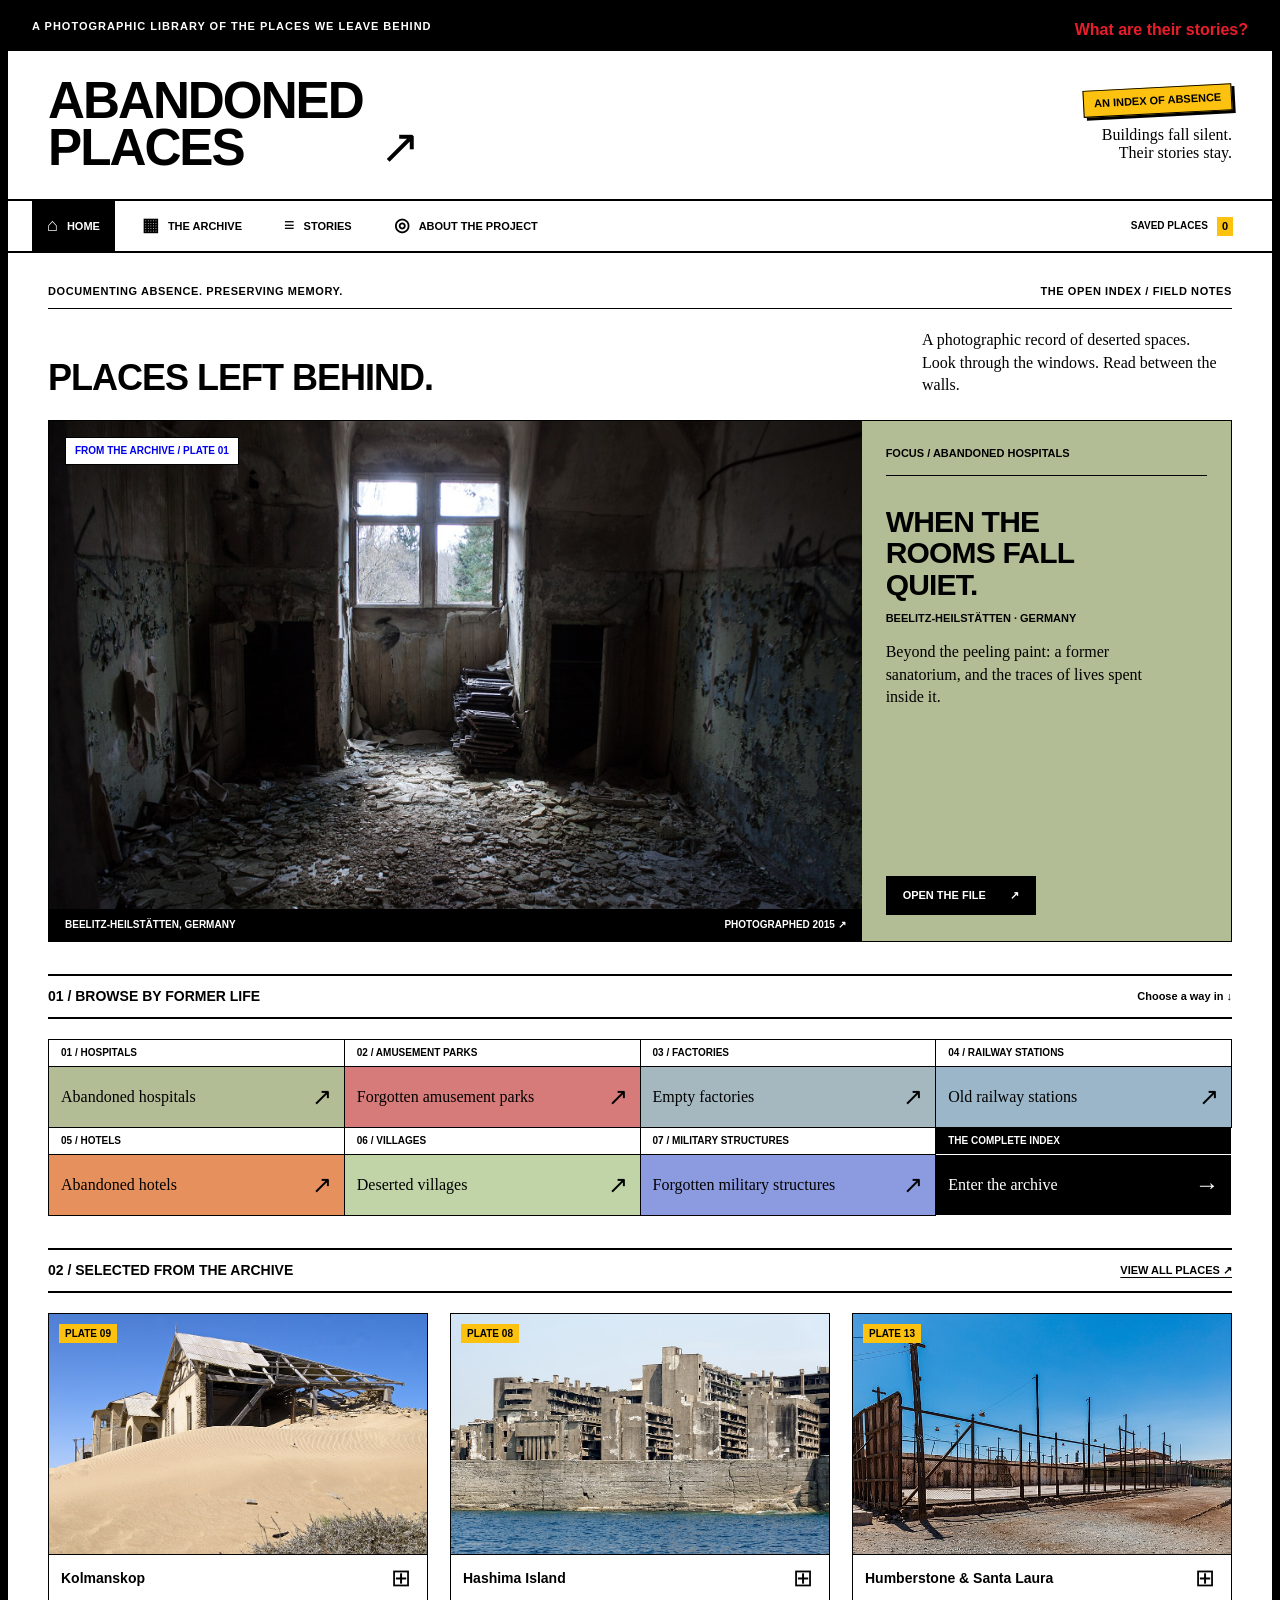
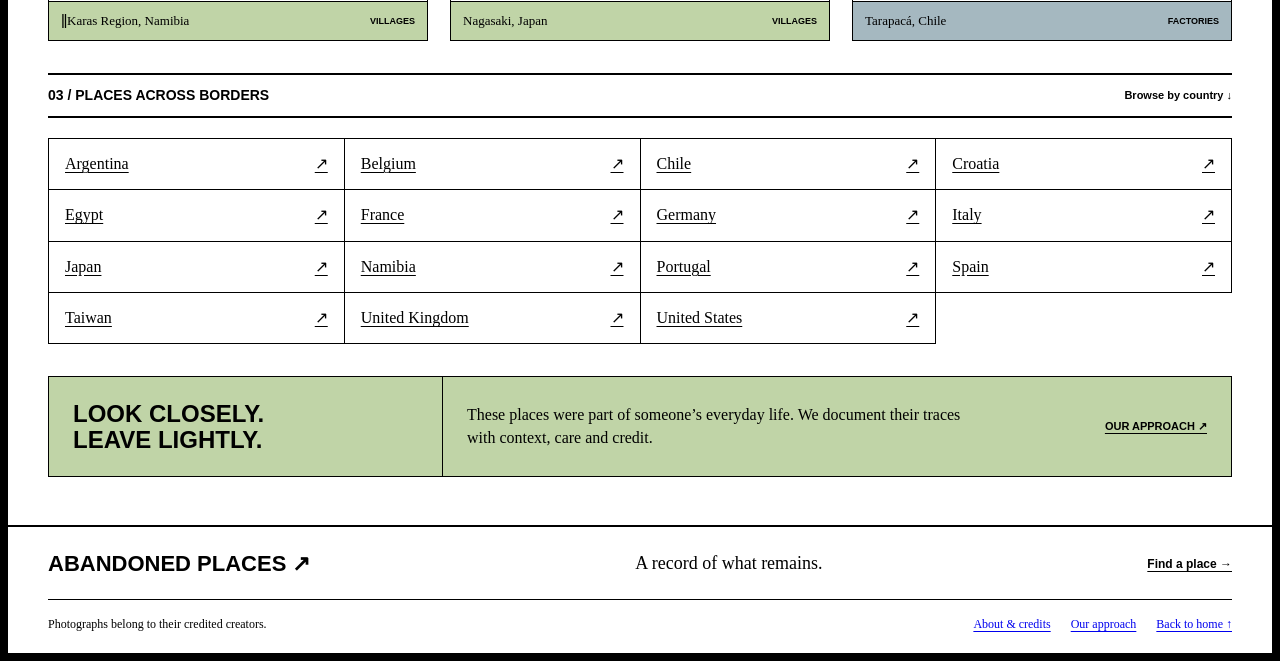
<file: index.html>
<!doctype html>
<html lang="en">
<head>
  <meta charset="utf-8">
  <meta name="viewport" content="width=device-width,initial-scale=1">
  <meta name="theme-color" content="#b3bd95">
  <meta name="description" content="Abandoned Places - a photographic index of the places we leave behind. Explore hospitals, factories, hotels, villages and more.">
  <title>Abandoned Places - A photographic library</title>
  <link rel="stylesheet" href="style.css">
  <script src="photos.js" defer></script>
  <script src="places-extra.js" defer></script>
  <script src="app.js" defer></script>
</head>
<body>
  <a class="skip" href="#content">Skip to content</a>
  <div class="page-frame">
    <div class="top-banner"><span>A PHOTOGRAPHIC LIBRARY OF THE PLACES WE LEAVE BEHIND</span><span class="callout">What are their stories?</span></div>
    <header>
      <a class="wordmark" href="#/" aria-label="Abandoned Places home">ABANDONED<br>PLACES<span class="wordmark-cross" aria-hidden="true">↗</span></a>
      <div class="header-right"><span class="sticker">AN INDEX OF ABSENCE</span><p>Buildings fall silent.<br>Their stories stay.</p></div>
    </header>
    <nav class="main-nav" aria-label="Main navigation">
      <a href="#/" data-nav="home"><span aria-hidden="true">⌂</span> HOME</a>
      <a href="#/archive" data-nav="archive"><span aria-hidden="true">▦</span> THE ARCHIVE</a>
      <a href="#/stories" data-nav="stories"><span aria-hidden="true">≡</span> STORIES</a>
      <a href="#/about" data-nav="about"><span aria-hidden="true">◎</span> ABOUT THE PROJECT</a>
      <a class="saved-nav" href="#/archive?saved=1">SAVED PLACES <span id="saved-count">0</span></a>
    </nav>
    <main id="content" tabindex="-1"></main>
    <footer><div class="footer-top"><strong>ABANDONED PLACES ↗</strong><span>A record of what remains.</span><a href="#/archive">Find a place →</a></div><div class="footer-bottom"><span>Photographs belong to their credited creators.</span><div><a href="#/about">About & credits</a><a href="#/about/ethics">Our approach</a><a href="#/">Back to home ↑</a></div></div></footer>
  </div>
  <dialog id="viewer" aria-labelledby="viewer-title"><div class="viewer-bar"><strong id="viewer-title"></strong><button id="close-viewer" aria-label="Close photograph">CLOSE ×</button></div><img id="viewer-image" alt=""><div class="viewer-bottom"><button id="prev-photo" aria-label="Previous photograph">← PREVIOUS</button><span id="viewer-caption"></span><button id="next-photo" aria-label="Next photograph">NEXT →</button></div><p id="viewer-credit"></p></dialog>
</body>
</html>
</file>
<file: style.css>
:root {
  --ink: #000000;
  --paper: #ffffff;
  --red: #e91d2a;
  --yellow: #fcc20f;
  --link: #0000ee;
  --olive: #8e8a25;
  --sage: #b3bd95;
  --salmon: #d77a7a;
  --peach: #e6915d;
  --lime: #c0d4a7;
  --sky: #9ab6c8;
  --steel: #a5b8c0;
  --periwinkle: #8c9ae0;
  --display: "Arial Black", Arial, sans-serif;
  --body: "Times New Roman", Times, serif;
  --ui: Helvetica, Arial, sans-serif;
}
* {
  box-sizing: border-box;
}
body {
  margin: 0;
  background: var(--ink);
  color: var(--ink);
  font: 14px/1.4 var(--body);
}
button,
input,
select {
  font: inherit;
  color: inherit;
  border-radius: 0;
}
a {
  color: var(--link);
  text-underline-offset: 3px;
}
button,
a,
input,
select {
  touch-action: manipulation;
}
button {
  cursor: pointer;
}
button:disabled {
  cursor: default;
  opacity: 0.5;
}
:focus-visible {
  outline: 3px solid var(--link);
  outline-offset: 4px;
}
.page-frame {
  background: var(--paper);
  border: 8px solid var(--ink);
  max-width: 1560px;
  margin: auto;
  min-height: 100vh;
}
.top-banner {
  background: var(--ink);
  color: white;
  padding: 12px 24px;
  display: flex;
  justify-content: space-between;
  gap: 16px;
  font: 700 11px/1.2 var(--ui);
  letter-spacing: 1px;
}
.callout {
  color: var(--red);
  font-size: 16px;
  letter-spacing: 0;
}
header {
  padding: 27px 40px 28px;
  display: flex;
  justify-content: space-between;
  align-items: center;
}
.wordmark {
  font: 900 clamp(30px, 4vw, 52px)/0.91 var(--display);
  letter-spacing: -2px;
  color: black;
  text-decoration: none;
  position: relative;
  padding-right: 55px;
}
.wordmark-cross {
  font: 48px/1 var(--ui);
  position: absolute;
  bottom: 0;
  right: 0;
}
.header-right {
  text-align: right;
}
.header-right p {
  font-size: 16px;
  line-height: 1.15;
  margin: 12px 0 0;
}
.sticker {
  display: inline-block;
  background: var(--yellow);
  border: 1px solid black;
  padding: 7px 10px;
  font: 700 11px/1 var(--ui);
  transform: rotate(-3deg);
  box-shadow: 3px 3px 0 black;
}
.main-nav {
  display: flex;
  border-block: 2px solid black;
  padding: 0 24px;
  gap: 12px;
  align-items: stretch;
}
.main-nav > a {
  padding: 14px 15px;
  color: black;
  font: 700 11px/1.2 var(--ui);
  text-decoration: none;
  display: flex;
  align-items: center;
  gap: 9px;
}
.main-nav > a[aria-current="page"] {
  background: black;
  color: white;
}
.main-nav a span:first-child {
  font-size: 18px;
}
.main-nav .saved-nav {
  margin-left: auto;
  font-size: 10px;
}
.saved-nav span {
  background: var(--yellow);
  color: black;
  padding: 3px 5px;
  font-size: 11px !important;
}
main {
  padding: 32px 40px 48px;
  min-height: 500px;
}
.eyebrow,
.meta,
.section-bar,
.label,
.tag,
.button,
.text-link {
  font: 700 11px/1.2 var(--ui);
}
.eyebrow {
  display: flex;
  justify-content: space-between;
  border-bottom: 1px solid;
  padding-bottom: 10px;
  letter-spacing: 0.6px;
}
.intro {
  display: flex;
  align-items: end;
  justify-content: space-between;
  gap: 32px;
  margin: 20px 0 24px;
}
.intro h1 {
  font: 900 36px/1 var(--display);
  margin: 0;
  max-width: 650px;
  letter-spacing: -1px;
}
.intro p {
  font-size: 16px;
  max-width: 310px;
  margin: 0;
}
.feature {
  display: grid;
  grid-template-columns: minmax(0, 2.2fr) minmax(240px, 1fr);
  border: 1px solid black;
}
.feature-photo {
  margin: 0;
  position: relative;
  min-width: 0;
  background: black;
}
.feature-photo > a {
  display: block;
  height: 100%;
}
.feature-photo img {
  display: block;
  width: 100%;
  height: 100%;
  min-height: 360px;
  max-height: 520px;
  object-fit: cover;
}
.plate-label {
  position: absolute;
  left: 16px;
  top: 16px;
  padding: 7px 9px;
  background: white;
  border: 1px solid black;
  font: 700 10px/1.2 var(--ui);
}
.photo-bottom {
  position: absolute;
  bottom: 0;
  left: 0;
  right: 0;
  display: flex;
  justify-content: space-between;
  background: black;
  color: white;
  padding: 10px 16px;
  font: 700 10px/1.2 var(--ui);
}
.feature-copy {
  background: var(--sage);
  padding: 26px 24px;
  display: flex;
  flex-direction: column;
  align-items: start;
  position: relative;
}
.feature-copy .tag {
  border-bottom: 1px solid;
  width: 100%;
  padding-bottom: 14px;
}
.feature-copy h2 {
  font: 900 30px/1.05 var(--display);
  letter-spacing: -0.8px;
  margin: 30px 0 12px;
}
.feature-copy p {
  font-size: 16px;
  max-width: 290px;
  margin: 16px 0;
}
.feature-copy .button {
  margin-top: auto;
}
.button {
  background: black;
  color: white;
  border: 1px solid black;
  padding: 12px 16px;
  text-decoration: none;
  display: inline-flex;
  gap: 24px;
  align-items: center;
  font-size: 11px;
}
.button.white {
  background: white;
  color: black;
}
.section-bar {
  display: flex;
  justify-content: space-between;
  align-items: center;
  border-block: 2px solid;
  padding: 12px 0;
  margin: 32px 0 20px;
  gap: 16px;
}
.section-bar h2 {
  font: 700 14px/1.2 var(--ui);
  margin: 0;
}
.text-link {
  color: black;
  text-decoration: underline;
}
.category-index {
  display: grid;
  grid-template-columns: repeat(4, 1fr);
  border-top: 1px solid;
  border-left: 1px solid;
}
.category-row {
  border-right: 1px solid;
  border-bottom: 1px solid;
  text-decoration: none;
  color: black;
  min-height: 88px;
  display: flex;
  flex-direction: column;
}
.category-row .category-title {
  background: white;
  border-bottom: 1px solid;
  padding: 7px 12px;
  font: 700 10px/1.2 var(--ui);
}
.category-row .category-body {
  padding: 10px 12px;
  display: flex;
  justify-content: space-between;
  align-items: center;
  flex: 1;
  gap: 10px;
  font-size: 16px;
}
.category-row .category-body span:last-child {
  font: 24px/1 var(--ui);
}
.category-row:last-child {
  background: black;
  color: white;
}
.category-row:last-child .category-title {
  background: black;
  color: white;
  border-color: white;
}
.places-grid {
  display: grid;
  grid-template-columns: repeat(3, minmax(0, 1fr));
  gap: 28px 22px;
}
.place-card {
  min-width: 0;
}
.card-image {
  display: block;
  position: relative;
  border: 1px solid black;
  background: black;
}
.card-image img {
  width: 100%;
  height: 240px;
  object-fit: cover;
  display: block;
}
.card-index {
  position: absolute;
  top: 10px;
  left: 10px;
  background: var(--yellow);
  padding: 4px 6px;
  font: 700 10px var(--ui);
  color: black;
}
.ribbon-title {
  border: 1px solid black;
  border-top: 0;
  display: flex;
  justify-content: space-between;
  align-items: center;
  padding: 9px 12px;
  background: white;
  gap: 12px;
}
.ribbon-title h3 {
  font: 700 14px/1.2 var(--ui);
  margin: 0;
}
.ribbon-title a {
  color: black;
  text-decoration: none;
}
.save {
  background: white;
  border: 0;
  font: 24px/1 var(--ui);
  padding: 0 3px;
  min-width: 28px;
  min-height: 28px;
}
.save[aria-pressed="true"] {
  background: var(--yellow);
}
.ribbon-body {
  border: 1px solid black;
  border-top: 0;
  padding: 10px 12px;
  display: flex;
  justify-content: space-between;
  gap: 10px;
  font-size: 13px;
}
.ribbon-body .label {
  font-size: 9px;
  align-self: center;
}
.field-note {
  margin-top: 32px;
  border: 1px solid black;
  display: grid;
  grid-template-columns: 1fr 2fr;
  background: var(--lime);
}
.field-note h2 {
  font: 900 24px/1.05 var(--display);
  margin: 0;
  padding: 24px;
  border-right: 1px solid;
}
.field-note > div {
  padding: 20px 24px;
  display: flex;
  align-items: center;
  justify-content: space-between;
  gap: 32px;
}
.field-note p {
  margin: 0;
  max-width: 500px;
  font-size: 16px;
}
.page-heading {
  background: var(--olive);
  padding: 24px 20px;
  border: 1px solid black;
  margin: 20px 0;
}
.page-heading h1 {
  font: 900 36px/1 var(--display);
  margin: 0;
}
.page-heading p {
  margin: 10px 0 0;
  font-size: 16px;
}
.archive-layout {
  display: grid;
  grid-template-columns: 200px minmax(0, 1fr);
  gap: 28px;
}
.filters h2 {
  font: 700 12px var(--ui);
  border-block: 1px solid;
  padding: 12px 0;
  margin: 0 0 8px;
}
.filters .filter {
  display: flex;
  align-items: center;
  gap: 8px;
  text-align: left;
  width: 100%;
  background: white;
  border: 0;
  border-bottom: 1px solid black;
  padding: 12px 4px;
  font: 700 10px/1.3 var(--ui);
}
.filter[aria-pressed="true"] {
  background: black;
  color: white;
}
.swatch {
  width: 10px;
  height: 10px;
  border: 1px solid black;
  display: inline-block;
  flex-shrink: 0;
}
.filters p {
  font-size: 13px;
  margin-top: 24px;
}
.searchbar {
  display: flex;
  border: 1px solid black;
  min-height: 42px;
  margin-bottom: 14px;
}
.searchbar input {
  border: 0;
  background: white;
  width: 100%;
  padding: 10px 12px;
  min-width: 0;
  font-size: 16px;
}
.searchbar button {
  border: 0;
  background: black;
  color: white;
  padding: 10px 18px;
  font: 700 11px var(--ui);
}
.results-toolbar {
  display: flex;
  justify-content: space-between;
  gap: 12px;
  align-items: center;
  margin-bottom: 20px;
  flex-wrap: wrap;
}
.results-toolbar select {
  background: white;
  border: 1px solid black;
  font: 12px var(--ui);
  padding: 6px;
}
.view-button {
  padding: 6px 9px;
  background: white;
  border: 1px solid;
  font: 12px var(--ui);
}
.view-button[aria-pressed="true"] {
  background: black;
  color: white;
}
.archive-grid {
  grid-template-columns: repeat(2, minmax(0, 1fr));
}
.archive-grid.list {
  grid-template-columns: 1fr;
}
.archive-grid.list .place-card {
  display: grid;
  grid-template-columns: 220px 1fr;
  grid-template-rows: auto 1fr;
}
.archive-grid.list .card-image {
  grid-row: span 2;
}
.archive-grid.list .card-image img {
  height: 150px;
}
.archive-grid.list .ribbon-title {
  border-top: 1px solid;
  border-left: 0;
}
.archive-grid.list .ribbon-body {
  border-left: 0;
  align-items: start;
}
.empty {
  padding: 40px 20px;
  border: 1px solid;
  background: var(--lime);
  grid-column: 1/-1;
}
.empty h2 {
  font: 900 24px var(--display);
}
.detail-heading {
  display: flex;
  justify-content: space-between;
  align-items: end;
  margin: 24px 0;
  gap: 20px;
}
.detail-heading h1 {
  font: 900 36px/1 var(--display);
  margin: 10px 0;
}
.detail-heading p {
  margin: 0;
  font-size: 16px;
}
.detail-layout {
  display: grid;
  grid-template-columns: minmax(0, 2.5fr) minmax(220px, 1fr);
  gap: 28px;
}
.detail-main-photo {
  background: black;
  border: 1px solid;
  position: relative;
  margin: 0;
}
.detail-main-photo button {
  padding: 0;
  border: 0;
  background: black;
  width: 100%;
  display: block;
}
.detail-main-photo img {
  width: 100%;
  height: 450px;
  object-fit: cover;
  display: block;
}
.detail-main-photo figcaption {
  padding: 10px 12px;
  background: white;
  display: flex;
  justify-content: space-between;
  gap: 16px;
}
.detail-aside {
  border: 1px solid;
  align-self: start;
}
.detail-aside h2 {
  font: 700 12px var(--ui);
  margin: 0;
  padding: 10px 14px;
  border-bottom: 1px solid;
}
.detail-aside dl {
  padding: 0 14px;
  margin: 0;
}
.detail-aside dt {
  font: 700 10px var(--ui);
  margin-top: 16px;
}
.detail-aside dd {
  margin: 4px 0 16px;
  font-size: 16px;
}
.detail-aside > p {
  border-top: 1px solid;
  padding: 14px;
  margin: 0;
}
.detail-tabs {
  display: flex;
  gap: 20px;
  padding: 16px 0;
  border-bottom: 1px solid;
}
.detail-tabs a {
  font: 700 11px var(--ui);
  color: black;
}
.detail-tabs a[aria-current="page"] {
  background: black;
  color: white;
  padding: 6px 10px;
  margin: -6px -10px;
}
.article {
  max-width: 720px;
  padding: 26px 0;
}
.article h2 {
  font: 900 24px/1.05 var(--display);
  margin: 0 0 18px;
}
.article p {
  font-size: 18px;
  line-height: 1.55;
}
.article .lead {
  font-size: 22px;
}
.article .source-note {
  font-size: 13px;
  border-top: 1px solid;
  padding-top: 16px;
}
.photo-grid {
  display: grid;
  grid-template-columns: 1fr 1fr;
  gap: 20px;
  margin: 20px 0;
}
.photo-grid figure {
  margin: 0;
}
.photo-grid button {
  padding: 0;
  width: 100%;
  border: 1px solid;
  background: black;
  display: block;
}
.photo-grid img {
  width: 100%;
  height: 230px;
  object-fit: cover;
  display: block;
}
.photo-grid figcaption {
  font-size: 12px;
  padding-top: 8px;
}
.story-row {
  display: grid;
  grid-template-columns: 70px 1fr 300px;
  gap: 24px;
  border-bottom: 1px solid;
  padding: 24px 0;
  align-items: center;
}
.story-row .story-number {
  font: 900 36px var(--display);
  align-self: start;
}
.story-row h2 {
  font: 900 24px/1.1 var(--display);
  margin: 12px 0;
}
.story-row p {
  font-size: 16px;
  max-width: 500px;
}
.story-row img {
  width: 100%;
  height: 175px;
  object-fit: cover;
  border: 1px solid;
}
.story-row .meta {
  font-size: 10px;
}
.about-layout {
  display: grid;
  grid-template-columns: 1.5fr 1fr;
  gap: 60px;
  margin: 32px 0;
}
.about-layout .article {
  padding: 0;
}
.about-poster {
  background: var(--sage);
  border: 1px solid;
  padding: 28px;
  align-self: start;
}
.about-poster strong {
  font: 900 36px/1.05 var(--display);
  display: block;
  margin: 24px 0;
}
.about-poster p {
  font-size: 18px;
}
.credits {
  border-top: 2px solid;
  margin-top: 32px;
  padding-top: 16px;
}
.credits h2 {
  font: 700 16px var(--ui);
}
.credit-row {
  display: grid;
  grid-template-columns: 1fr 2fr;
  gap: 24px;
  border-top: 1px solid;
  padding: 14px 0;
  overflow-wrap: anywhere;
}
.credit-row p {
  margin: 0;
  font-size: 13px;
}
footer {
  border-top: 2px solid black;
  padding: 24px 40px 20px;
}
.footer-top {
  display: flex;
  justify-content: space-between;
  gap: 24px;
  align-items: center;
}
.footer-top strong {
  font: 900 22px var(--display);
}
.footer-top > span {
  font-size: 18px;
}
.footer-top a {
  font: 700 12px var(--ui);
  color: black;
}
.footer-bottom {
  display: flex;
  justify-content: space-between;
  border-top: 1px solid;
  margin-top: 22px;
  padding-top: 16px;
  font-size: 12px;
  gap: 20px;
}
.footer-bottom div {
  display: flex;
  gap: 20px;
}
dialog {
  max-width: 1200px;
  width: 94vw;
  padding: 16px;
  background: black;
  color: white;
  border: 2px solid white;
}
dialog::backdrop {
  background: #000000e8;
}
.viewer-bar,
.viewer-bottom {
  display: flex;
  align-items: center;
  justify-content: space-between;
  gap: 20px;
  font: 700 12px var(--ui);
}
dialog button {
  background: white;
  border: 1px solid white;
  padding: 10px;
  font: 700 11px var(--ui);
}
#viewer-image {
  width: 100%;
  max-height: 70vh;
  object-fit: contain;
  display: block;
  margin: 16px 0;
}
#viewer-credit {
  font-size: 12px;
}
dialog a {
  color: white;
}
.skip {
  position: fixed;
  z-index: 100;
  top: -100px;
  left: 20px;
  background: white;
  color: black;
  padding: 15px;
}
.skip:focus {
  top: 20px;
}
@media (min-width: 1450px) {
  main {
    padding-inline: 56px;
  }
  .feature-photo img {
    max-height: 580px;
  }
  .card-image img {
    height: 270px;
  }
}
@media (max-width: 1000px) {
  header {
    padding-inline: 24px;
  }
  main {
    padding: 24px;
  }
  .main-nav {
    padding: 0 8px;
    gap: 0;
  }
  .main-nav > a {
    padding: 14px 10px;
  }
  .feature {
    grid-template-columns: 1.6fr 1fr;
  }
  .feature-copy {
    padding: 20px;
  }
  .feature-copy h2 {
    font-size: 24px;
  }
  .feature-copy p {
    font-size: 14px;
  }
  .feature-photo img {
    min-height: 330px;
  }
  .category-index {
    grid-template-columns: repeat(2, 1fr);
  }
  .card-image img {
    height: 190px;
  }
  .archive-layout {
    grid-template-columns: 170px 1fr;
    gap: 20px;
  }
  .story-row {
    grid-template-columns: 40px 1fr 220px;
  }
  .detail-main-photo img {
    height: 350px;
  }
}
@media (max-width: 680px) {
  .page-frame {
    border-width: 4px;
  }
  .top-banner {
    padding: 8px 12px;
    font-size: 8px;
  }
  .top-banner .callout {
    font-size: 12px;
    white-space: nowrap;
  }
  header {
    padding: 24px 16px;
  }
  .wordmark {
    font-size: 30px;
    padding-right: 30px;
    letter-spacing: -1px;
  }
  .wordmark-cross {
    font-size: 30px;
  }
  .header-right p {
    font-size: 13px;
  }
  .sticker {
    font-size: 8px;
    padding: 5px;
  }
  .main-nav {
    flex-wrap: wrap;
    justify-content: space-between;
  }
  .main-nav > a {
    font-size: 9px;
    padding: 12px 8px;
    gap: 5px;
  }
  .main-nav a span:first-child {
    font-size: 14px;
  }
  .main-nav .saved-nav {
    width: 100%;
    justify-content: end;
    border-top: 1px solid;
    padding: 7px 8px;
    font-size: 9px;
  }
  main {
    padding: 20px 16px 32px;
  }
  .intro {
    display: block;
    margin-top: 18px;
  }
  .intro h1,
  .page-heading h1,
  .detail-heading h1 {
    font-size: 30px;
  }
  .intro p {
    margin-top: 16px;
    max-width: 100%;
  }
  .eyebrow {
    font-size: 9px;
    gap: 16px;
  }
  .feature {
    grid-template-columns: 1fr;
  }
  .feature-photo img {
    height: 270px;
    min-height: 0;
  }
  .feature-copy {
    min-height: 270px;
    padding: 20px;
  }
  .feature-copy h2 {
    margin: 20px 0 6px;
    font-size: 28px;
  }
  .feature-copy p {
    max-width: 100%;
    font-size: 16px;
  }
  .feature-copy .button {
    margin-top: 12px;
  }
  .places-grid,
  .archive-grid {
    grid-template-columns: 1fr;
  }
  .card-image img {
    height: 240px;
  }
  .field-note {
    grid-template-columns: 1fr;
  }
  .field-note h2 {
    border-right: 0;
    border-bottom: 1px solid;
    padding: 20px;
  }
  .field-note > div {
    display: block;
    padding: 20px;
  }
  .field-note .text-link {
    display: inline-block;
    margin-top: 16px;
  }
  .archive-layout {
    grid-template-columns: 1fr;
  }
  .filters {
    display: grid;
    grid-template-columns: 1fr 1fr;
    gap: 0 12px;
  }
  .filters h2 {
    grid-column: 1/-1;
  }
  .filters p {
    display: none;
  }
  .filters .filter {
    font-size: 9px;
    padding: 10px 4px;
  }
  .archive-grid.list .place-card {
    grid-template-columns: 120px 1fr;
  }
  .archive-grid.list .card-image img {
    height: 140px;
  }
  .archive-grid.list .ribbon-body {
    flex-direction: column;
  }
  .detail-layout {
    grid-template-columns: 1fr;
  }
  .detail-main-photo img {
    height: 300px;
  }
  .detail-aside {
    order: 2;
  }
  .detail-heading {
    align-items: start;
  }
  .detail-heading .button {
    padding: 9px;
    font-size: 9px;
    white-space: nowrap;
  }
  .photo-grid {
    grid-template-columns: 1fr;
  }
  .detail-tabs {
    gap: 24px;
  }
  .story-row {
    grid-template-columns: 32px 1fr;
    gap: 12px;
  }
  .story-row > a {
    grid-column: 2;
    grid-row: 1;
  }
  .story-row .story-copy {
    grid-column: 2;
  }
  .story-row img {
    height: 200px;
  }
  .story-row .story-number {
    grid-row: 1/3;
    font-size: 24px;
  }
  .about-layout {
    grid-template-columns: 1fr;
    gap: 20px;
  }
  .credit-row {
    grid-template-columns: 1fr;
    gap: 10px;
  }
  .footer-top {
    flex-wrap: wrap;
  }
  .footer-top strong {
    font-size: 18px;
  }
  .footer-top > span {
    font-size: 16px;
  }
  .footer-bottom {
    flex-direction: column;
  }
  footer {
    padding: 24px 16px;
  }
  .footer-bottom div {
    gap: 16px;
  }
  .viewer-bottom {
    flex-wrap: wrap;
    justify-content: center;
  }
  #viewer-caption {
    order: 3;
    text-align: center;
    width: 100%;
  }
  .viewer-bar {
    font-size: 10px;
  }
  .section-bar {
    margin-top: 24px;
  }
}
.about-layout > * {
  min-width: 0;
}
@media (max-width: 680px) {
  .about-layout {
    grid-template-columns: minmax(0, 1fr);
  }
  .about-poster strong {
    font-size: 28px;
  }
}
@media print {
  .main-nav,
  .top-banner,
  .save,
  .detail-tabs,
  dialog,
  footer,
  .button {
    display: none;
  }
  body {
    background: white;
  }
  .page-frame {
    border: 0;
  }
  main {
    padding: 0;
  }
  .detail-layout {
    display: block;
  }
  .detail-aside {
    margin-top: 24px;
  }
  a {
    color: black;
  }
  img {
    break-inside: avoid;
  }
}

.country-index {
  display: grid;
  grid-template-columns: repeat(4, minmax(0, 1fr));
  border-top: 1px solid;
  border-left: 1px solid;
}
.country-index a {
  display: flex;
  align-items: center;
  justify-content: space-between;
  gap: 12px;
  padding: 14px 16px;
  color: black;
  border-right: 1px solid;
  border-bottom: 1px solid;
  font-size: 16px;
}
.country-filter {
  margin-top: 24px;
}
.country-filter label {
  display: block;
  margin-bottom: 8px;
}
.country-filter select {
  width: 100%;
  padding: 9px 6px;
  border: 1px solid black;
  background: white;
  min-width: 0;
  font: 14px var(--body);
}
.photo-grid figcaption strong {
  font-weight: 400;
  font-size: 14px;
  display: inline-block;
  margin: 4px 0;
}
.photo-grid figcaption {
  overflow-wrap: anywhere;
}
@media (max-width: 680px) {
  .country-index {
    grid-template-columns: repeat(2, minmax(0, 1fr));
  }
  .country-index a {
    padding: 12px;
    font-size: 14px;
  }
  .country-filter {
    grid-column: 1/-1;
    margin: 16px 0 8px;
  }
}
</file>
